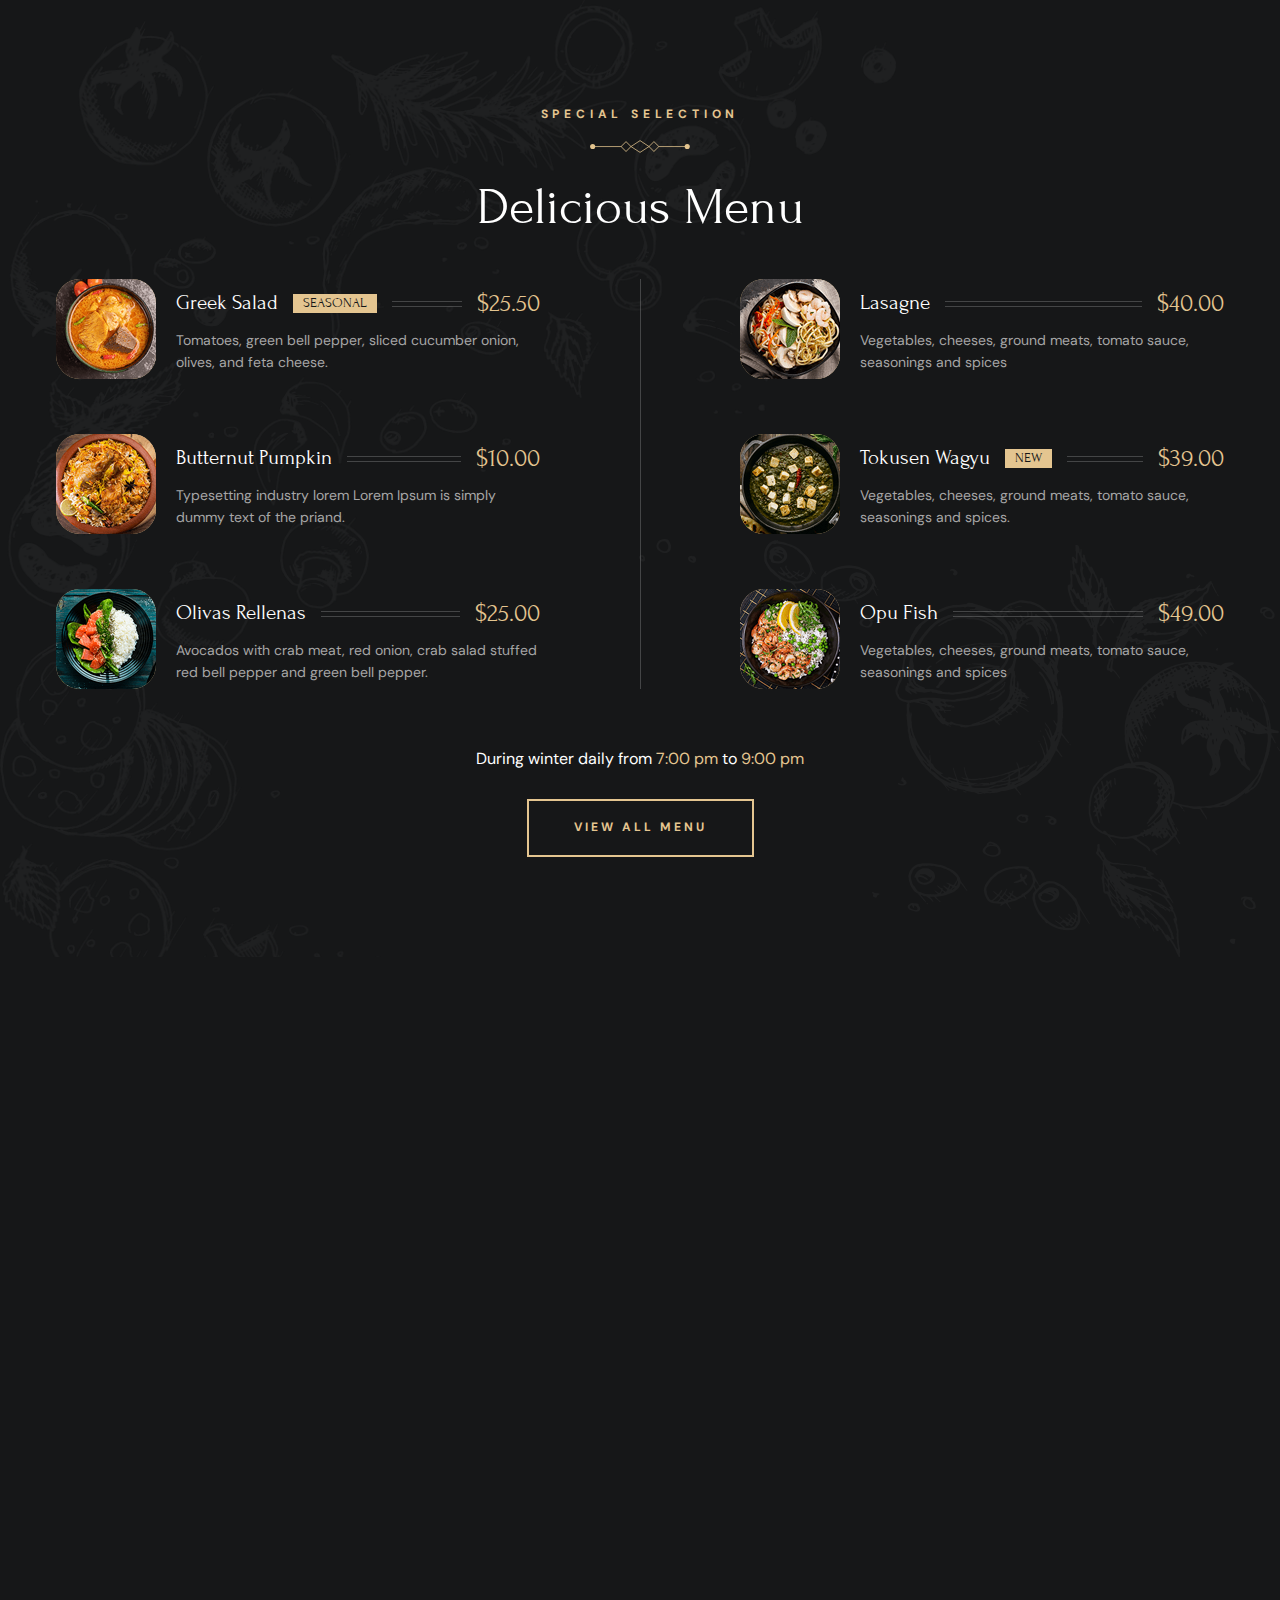
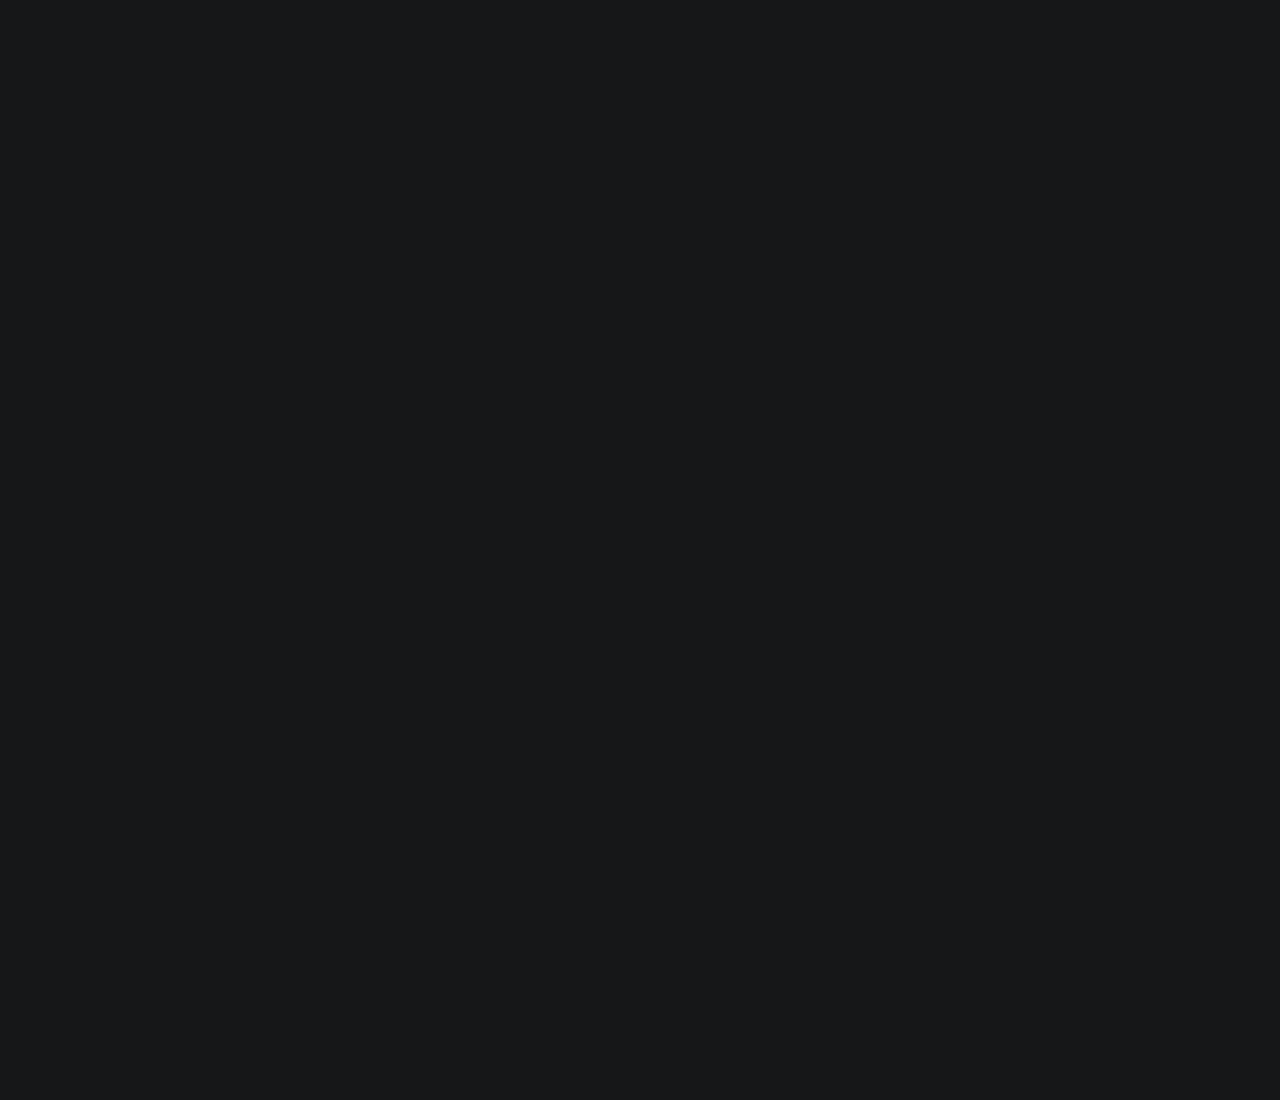
<file: team.html>
<!DOCTYPE html>
<html lang="en">

<head>
  <meta charset="UTF-8">
  <meta http-equiv="X-UA-Compatible" content="IE=edge">
  <meta name="viewport" content="width=device-width, initial-scale=1.0">

  <!-- 
    - primary meta tags
  -->
  <title>Grilli - Amazing & Delicious Food</title>
  <meta name="title" content="Grilli - Amazing & Delicious Food">
  <meta name="description" content="This is a Restaurant html template made by codewithsadee">

  <!-- 
    - favicon
  -->
  <link rel="shortcut icon" href="./favicon.svg" type="image/svg+xml">

  <!-- 
    - google font link
  -->
  <link rel="preconnect" href="https://fonts.googleapis.com">
  <link rel="preconnect" href="https://fonts.gstatic.com" crossorigin>
  <link href="https://fonts.googleapis.com/css2?family=DM+Sans:wght@400;700&family=Forum&display=swap" rel="stylesheet">

  <!-- 
    - custom css link
  -->
  <link rel="stylesheet" href="./assets/css/style.css">

  <!-- 
    - preload images
  -->
  <link rel="preload" as="image" href="./assets/images/hero-slider-1.jpg">
  <link rel="preload" as="image" href="./assets/images/hero-slider-2.jpg">
  <link rel="preload" as="image" href="./assets/images/hero-slider-3.jpg">

</head>

<body>
<!-- 
        - #MENU
      -->

      <section class="section menu" aria-label="menu-label" id="menu">
        <div class="container">

          <p class="section-subtitle text-center label-2">Special Selection</p>

          <h2 class="headline-1 section-title text-center">Delicious Menu</h2>

          <ul class="grid-list">

            <li>
              <div class="menu-card hover:card">

                <figure class="card-banner img-holder" style="--width: 100; --height: 100;">
                  <img src="./assets/images/menu-1.png" width="100" height="100" loading="lazy" alt="Greek Salad"
                    class="img-cover">
                </figure>

                <div>

                  <div class="title-wrapper">
                    <h3 class="title-3">
                      <a href="#" class="card-title">Greek Salad</a>
                    </h3>

                    <span class="badge label-1">Seasonal</span>

                    <span class="span title-2">$25.50</span>
                  </div>

                  <p class="card-text label-1">
                    Tomatoes, green bell pepper, sliced cucumber onion, olives, and feta cheese.
                  </p>

                </div>

              </div>
            </li>

            <li>
              <div class="menu-card hover:card">

                <figure class="card-banner img-holder" style="--width: 100; --height: 100;">
                  <img src="./assets/images/menu-2.png" width="100" height="100" loading="lazy" alt="Lasagne"
                    class="img-cover">
                </figure>

                <div>

                  <div class="title-wrapper">
                    <h3 class="title-3">
                      <a href="#" class="card-title">Lasagne</a>
                    </h3>

                    <span class="span title-2">$40.00</span>
                  </div>

                  <p class="card-text label-1">
                    Vegetables, cheeses, ground meats, tomato sauce, seasonings and spices
                  </p>

                </div>

              </div>
            </li>

            <li>
              <div class="menu-card hover:card">

                <figure class="card-banner img-holder" style="--width: 100; --height: 100;">
                  <img src="./assets/images/menu-3.png" width="100" height="100" loading="lazy" alt="Butternut Pumpkin"
                    class="img-cover">
                </figure>

                <div>

                  <div class="title-wrapper">
                    <h3 class="title-3">
                      <a href="#" class="card-title">Butternut Pumpkin</a>
                    </h3>

                    <span class="span title-2">$10.00</span>
                  </div>

                  <p class="card-text label-1">
                    Typesetting industry lorem Lorem Ipsum is simply dummy text of the priand.
                  </p>

                </div>

              </div>
            </li>

            <li>
              <div class="menu-card hover:card">

                <figure class="card-banner img-holder" style="--width: 100; --height: 100;">
                  <img src="./assets/images/menu-4.png" width="100" height="100" loading="lazy" alt="Tokusen Wagyu"
                    class="img-cover">
                </figure>

                <div>

                  <div class="title-wrapper">
                    <h3 class="title-3">
                      <a href="#" class="card-title">Tokusen Wagyu</a>
                    </h3>

                    <span class="badge label-1">New</span>

                    <span class="span title-2">$39.00</span>
                  </div>

                  <p class="card-text label-1">
                    Vegetables, cheeses, ground meats, tomato sauce, seasonings and spices.
                  </p>

                </div>

              </div>
            </li>

            <li>
              <div class="menu-card hover:card">

                <figure class="card-banner img-holder" style="--width: 100; --height: 100;">
                  <img src="./assets/images/menu-5.png" width="100" height="100" loading="lazy" alt="Olivas Rellenas"
                    class="img-cover">
                </figure>

                <div>

                  <div class="title-wrapper">
                    <h3 class="title-3">
                      <a href="#" class="card-title">Olivas Rellenas</a>
                    </h3>

                    <span class="span title-2">$25.00</span>
                  </div>

                  <p class="card-text label-1">
                    Avocados with crab meat, red onion, crab salad stuffed red bell pepper and green bell pepper.
                  </p>

                </div>

              </div>
            </li>

            <li>
              <div class="menu-card hover:card">

                <figure class="card-banner img-holder" style="--width: 100; --height: 100;">
                  <img src="./assets/images/menu-6.png" width="100" height="100" loading="lazy" alt="Opu Fish"
                    class="img-cover">
                </figure>

                <div>

                  <div class="title-wrapper">
                    <h3 class="title-3">
                      <a href="#" class="card-title">Opu Fish</a>
                    </h3>

                    <span class="span title-2">$49.00</span>
                  </div>

                  <p class="card-text label-1">
                    Vegetables, cheeses, ground meats, tomato sauce, seasonings and spices
                  </p>

                </div>

              </div>
            </li>

          </ul>

          <p class="menu-text text-center">
            During winter daily from <span class="span">7:00 pm</span> to <span class="span">9:00 pm</span>
          </p>

          <a href="#" class="btn btn-primary">
            <span class="text text-1">View All Menu</span>

            <span class="text text-2" aria-hidden="true">View All Menu</span>
          </a>

          <img src="./assets/images/shape-5.png" width="921" height="1036" loading="lazy" alt="shape"
            class="shape shape-2 move-anim">
          <img src="./assets/images/shape-6.png" width="343" height="345" loading="lazy" alt="shape"
            class="shape shape-3 move-anim">

        </div>
      </section>

    </body>
    </html>
</file>
<file: assets/css/style.css>
/*-----------------------------------*\
  #index.css
\*-----------------------------------*/

/**
 * copyright 2022 codewithsadee
 */





/*-----------------------------------*\
  #CUSTOM PROPERTY
\*-----------------------------------*/

:root {

    /**
     * COLORS
     */
  
    --gold-crayola: hsl(38, 61%, 73%);
    --quick-silver: hsla(0, 0%, 65%, 1);
    --davys-grey: hsla(30, 3%, 34%, 1);
    --smoky-black-1: hsla(40, 12%, 5%, 1);
    --smoky-black-2: hsla(30, 8%, 5%, 1);
    --smoky-black-3: hsla(0, 3%, 7%, 1);
    --eerie-black-1: hsla(210, 4%, 9%, 1);
    --eerie-black-2: hsla(210, 4%, 11%, 1);
    --eerie-black-3: hsla(180, 2%, 8%, 1);
    --eerie-black-4: hsla(0, 0%, 13%, 1);
    --white: hsla(0, 0%, 100%, 1);
    --white-alpha-20: hsla(0, 0%, 100%, 0.2);
    --white-alpha-10: hsla(0, 0%, 100%, 0.1);
    --black: hsla(0, 0%, 0%, 1);
    --black-alpha-80: hsla(0, 0%, 0%, 0.8);
    --black-alpha-15: hsla(0, 0%, 0%, 0.15);
  
    /**
     * GRADIENT COLOR
     */
  
    --loading-text-gradient: linear-gradient(90deg, transparent 0% 16.66%, var(--smoky-black-3) 33.33% 50%,  transparent 66.66% 75%);
    --gradient-1: linear-gradient(to top,hsla(0, 0%, 0%, 0.9),hsla(0, 0%, 0%, 0.7),transparent);
  
    /**
     * TYPOGRAPHY
     */
  
    /* font-family */
    --fontFamily-forum: 'Forum', cursive;
    --fontFamily-dm_sans: 'DM Sans', sans-serif;
  
    /* font-size */
    --fontSize-display-1: calc(1.3rem + 6.7vw);
    --fontSize-headline-1: calc(2rem + 2.5vw);
    --fontSize-headline-2: calc(1.3rem + 2.4vw);
    --fontSize-title-1: calc(1.6rem + 1.2vw);
    --fontSize-title-2: 2.2rem;
    --fontSize-title-3: 2.1rem;
    --fontSize-title-4: calc(1.6rem + 1.2vw);
    --fontSize-body-1: 2.4rem;
    --fontSize-body-2: 1.6rem;
    --fontSize-body-3: 1.8rem;
    --fontSize-body-4: 1.6rem;
    --fontSize-label-1: 1.4rem;
    --fontSize-label-2: 1.2rem;
  
    /* font-weight */
    --weight-regular: 400;
    --weight-bold: 700;
  
    /* line-height */
    --lineHeight-1: 1em;
    --lineHeight-2: 1.2em;
    --lineHeight-3: 1.5em;
    --lineHeight-4: 1.6em;
    --lineHeight-5: 1.85em;
    --lineHeight-6: 1.4em;
  
    /* letter-spacing */
    --letterSpacing-1: 0.15em;
    --letterSpacing-2: 0.4em;
    --letterSpacing-3: 0.2em;
    --letterSpacing-4: 0.3em;
    --letterSpacing-5: 3px;
  
    /**
     * SPACING
     */
  
    --section-space: 70px;
  
    /**
     * SHADOW
     */
  
    --shadow-1: 0px 0px 25px 0px hsla(0, 0%, 0%, 0.25);
  
    /**
     * BORDER RADIUS
     */
  
    --radius-24: 24px;
    --radius-circle: 50%;
  
    /**
     * TRANSITION
     */
  
    --transition-1: 250ms ease;
    --transition-2: 500ms ease;
    --transition-3: 1000ms ease;
  
  }
  
  
  
  
  
  /*-----------------------------------*\
    #RESET
  \*-----------------------------------*/
  
  *,
  *::before,
  *::after {
    margin: 0;
    padding: 0;
    box-sizing: border-box;
  }
  
  li { list-style: none; }
  
  a,
  img,
  data,
  span,
  input,
  button,
  select,
  ion-icon,
  textarea { display: block; }
  
  a {
    color: inherit;
    text-decoration: none;
  }
  
  img { height: auto; }
  
  input,
  button,
  select,
  textarea {
    background: none;
    border: none;
    font: inherit;
  }
  
  input,
  select,
  textarea {
    width: 100%;
    outline: none;
  }
  
  button { cursor: pointer; }
  
  address { font-style: normal; }
  
  html {
    font-size: 10px;
    scroll-behavior: smooth;
  }
  
  body {
    background-color: var(--eerie-black-1);
    color: var(--white);
    font-family: var(--fontFamily-dm_sans);
    font-size: var(--fontSize-body-4);
    font-weight: var(--weight-regular);
    line-height: var(--lineHeight-5);
    overflow: hidden;
    height: 300vh;
  }
  
  body.loaded { overflow: overlay; }
  
  body.nav-active { overflow: hidden; }
  
  ::-webkit-scrollbar { width: 5px; }
  
  ::-webkit-scrollbar-track { background-color: transparent; }
  
  ::-webkit-scrollbar-thumb { background-color: var(--gold-crayola); }
  
  
  
  
  
  /*-----------------------------------*\
    #TYPOGRAPHY
  \*-----------------------------------*/
  
  .display-1,
  .headline-1,
  .headline-2,
  .title-1,
  .title-2,
  .title-3,
  .title-4 {
    color: var(--white);
    font-family: var(--fontFamily-forum);
    font-weight: var(--weight-regular);
    line-height: var(--lineHeight-2);
  }
  
  .display-1 {
    font-size: var(--fontSize-display-1);
    line-height: var(--lineHeight-1);
  }
  
  .headline-1 { font-size: var(--fontSize-headline-1); }
  
  .headline-2 {
    font-size: var(--fontSize-headline-2);
    line-height: var(--lineHeight-6);
  }
  
  .title-1 { font-size: var(--fontSize-title-1); }
  
  .title-2 { font-size: var(--fontSize-title-2); }
  
  .title-3 { font-size: var(--fontSize-title-3); }
  
  .title-4 { font-size: var(--fontSize-title-4); }
  
  .body-1 {
    font-size: var(--fontSize-body-1);
    line-height: var(--lineHeight-6);
  }
  
  .body-2 {
    font-size: var(--fontSize-body-2);
    line-height: var(--lineHeight-4);
  }
  
  .body-3 { font-size: var(--fontSize-body-3); }
  
  .body-4 { font-size: var(--fontSize-body-4); }
  
  .label-1 { font-size: var(--fontSize-label-1); }
  
  .label-2 { font-size: var(--fontSize-label-2); }
  
  
  
  
  
  /*-----------------------------------*\
    #REUSED STYLE
  \*-----------------------------------*/
  
  .container { padding-inline: 16px; }
  
  .separator {
    width: 8px;
    height: 8px;
    border: 1px solid var(--gold-crayola);
    transform: rotate(45deg);
  }
  
  .contact-label { font-weight: var(--weight-bold); }
  
  .contact-number {
    color: var(--gold-crayola);
    max-width: max-content;
    margin-inline: auto;
  }
  
  .hover-underline {
    position: relative;
    max-width: max-content;
  }
  
  .hover-underline::after {
    content: "";
    position: absolute;
    left: 0;
    bottom: 0;
    width: 100%;
    height: 5px;
    border-block: 1px solid var(--gold-crayola);
    transform: scaleX(0.2);
    opacity: 0;
    transition: var(--transition-2);
  }
  
  .hover-underline:is(:hover, :focus-visible)::after {
    transform: scaleX(1);
    opacity: 1;
  }
  
  .contact-number::after { bottom: -5px; }
  
  .text-center { text-align: center; }
  
  .img-cover {
    width: 100%;
    height: 100%;
    object-fit: cover;
  }
  
  .section-subtitle {
    position: relative;
    color: var(--gold-crayola);
    font-weight: var(--weight-bold);
    text-transform: uppercase;
    letter-spacing: var(--letterSpacing-2);
    margin-block-end: 12px;
  }
  
  .section-subtitle::after {
    content: url('../images/separator.svg');
    display: block;
    width: 100px;
    margin-inline: auto;
    margin-block-start: 5px;
  }
  
  .btn {
    position: relative;
    color: var(--gold-crayola);
    font-size: var(--fontSize-label-2);
    font-weight: var(--weight-bold);
    text-transform: uppercase;
    letter-spacing: var(--letterSpacing-5);
    max-width: max-content;
    border: 2px solid var(--gold-crayola);
    padding: 12px 45px;
    overflow: hidden;
    z-index: 1;
  }
  
  .btn::before {
    content: "";
    position: absolute;
    bottom: 100%;
    left: 50%;
    transform: translateX(-50%);
    width: 200%;
    height: 200%;
    border-radius: var(--radius-circle);
    background-color: var(--gold-crayola);
    transition: var(--transition-2);
    z-index: -1;
  }
  
  .btn .text { transition: var(--transition-1); }
  
  .btn .text-2 {
    position: absolute;
    top: 100%;
    left: 50%;
    transform: translateX(-50%);
    min-width: max-content;
    color: var(--smoky-black-1);
  }
  
  .btn:is(:hover, :focus-visible)::before { bottom: -50%; }
  
  .btn:is(:hover, :focus-visible) .text-1 { transform: translateY(-40px); }
  
  .btn:is(:hover, :focus-visible) .text-2 {
    top: 50%;
    transform: translate(-50%, -50%);
  }
  
  .btn-secondary {
    background-color: var(--gold-crayola);
    color: var(--black);
  }
  
  .btn-secondary::before { background-color: var(--smoky-black-1); }
  
  .btn-secondary .text-2 { color: var(--white); }
  
  .has-before,
  .has-after {
    position: relative;
    z-index: 1;
  }
  
  .has-before::before,
  .has-after::after {
    content: "";
    position: absolute;
  }
  
  .section {
    position: relative;
    padding-block: var(--section-space);
    overflow: hidden;
    z-index: 1;
  }
  
  .bg-black-10 { background-color: var(--smoky-black-2); }
  
  .grid-list {
    display: grid;
    gap: 40px;
  }
  
  .hover\:shine { position: relative; }
  
  .hover\:shine::after {
    content: "";
    position: absolute;
    top: 0;
    left: 0;
    width: 50%;
    height: 100%;
    background-image: linear-gradient(to right, transparent 0%, #fff6 100%);
    transform: skewX(-0.08turn) translateX(-180%);
  }
  
  .hover\:shine:is(:hover, :focus-within)::after {
    transform: skewX(-0.08turn) translateX(275%);
    transition: var(--transition-3);
  }
  
  .img-holder {
    aspect-ratio: var(--width) / var(--height);
    overflow: hidden;
    background-color: var(--eerie-black-4);
  }
  
  .btn-text {
    color: var(--gold-crayola);
    padding-block-end: 4px;
    margin-inline: auto;
    text-transform: uppercase;
    letter-spacing: var(--letterSpacing-3);
    font-weight: var(--weight-bold);
    transition: var(--transition-1);
  }
  
  .btn-text:is(:hover, :focus-visible) { color: var(--white); }
  
  .shape {
    display: none;
    position: absolute;
    max-width: max-content;
    z-index: -1;
  }
  
  .w-100 { width: 100%; }
  
  .move-anim { animation: move 5s linear infinite; }
  
  @keyframes move {
    0%,
    100% { transform: translateY(0); }
  
    50% { transform: translateY(30px); }
  }
  
  .has-bg-image {
    background-repeat: no-repeat;
    background-size: cover;
    background-position: center;
  }
  
  .input-field {
    background-color: var(--eerie-black-2);
    color: var(--white);
    height: 56px;
    padding: 10px 20px;
    border: 1px solid var(--white-alpha-10);
    margin-block-end: 20px;
    outline: none;
    transition: border-color var(--transition-2);
  }
  
  .input-field::placeholder { color: inherit; }
  
  .input-field:focus { border-color: var(--gold-crayola); }
  
  .icon-wrapper {
    position: relative;
    margin-block-end: 20px;
  }
  
  .icon-wrapper .input-field {
    margin-block-end: 0;
    padding-inline-start: 40px;
    appearance: none;
    cursor: pointer;
  }
  
  .icon-wrapper ion-icon {
    position: absolute;
    top: 50%;
    transform: translateY(-50%);
    font-size: 1.4rem;
    --ionicon-stroke-width: 50px;
    pointer-events: none;
  }
  
  .icon-wrapper ion-icon:first-child { left: 15px; }
  
  .icon-wrapper ion-icon:last-child { right: 10px; }
  
  
  
  
  
  /*-----------------------------------*\
    #PRELOAD
  \*-----------------------------------*/
  
  .preload {
    position: fixed;
    top: 0;
    left: 0;
    right: 0;
    bottom: 0;
    background-color: var(--gold-crayola);
    z-index: 10;
    display: grid;
    place-content: center;
    justify-items: center;
    transition: 3700ms;
  }
  
  .preload > * { transition: 200000ms; }
  
  .preload.loaded > * { opacity: 0; }
  
  .preload.loaded {
    transition-delay: 250ms;
    transform: translateY(100%);
  }
  
  .circle {
    width: 112px;
    height: 112px;
    border-radius: var(--radius-circle);
    border: 3px solid var(--white);
    border-block-start-color: var(--smoky-black-3);
    margin-block-end: 45px;
    animation: rotate360 1s linear infinite;
  }
  
  @keyframes rotate360 {
    0% { transform: rotate(0); }
    100% { transform: rotate(1turn); }
  }
  
  .preload .text {
    background-image: var(--loading-text-gradient);
    background-size: 500%;
    font-size: calc(2rem + 3vw);
    font-weight: var(--weight-bold);
    line-height: 1em;
    text-transform: uppercase;
    letter-spacing: 16px;
    padding-inline-start: 16px;
    -webkit-text-fill-color: transparent;
    background-clip: text;
    -webkit-background-clip: text;
    -webkit-text-stroke: 0.5px var(--eerie-black-3);
    animation: loadingText linear 2s infinite;
  }
  
  @keyframes loadingText {
    0% { background-position: 100%; }
    100% { background-position: 0%; }
  }
  
  
  
  
  
  /*-----------------------------------*\
    #TOPBAR
  \*-----------------------------------*/
  
  .topbar { display: none; }
  
  
  
  
  
  /*-----------------------------------*\
    #HEADER
  \*-----------------------------------*/
  
  .header .btn { display: none; }
  
  .header {
    position: fixed;
    top: 0;
    left: 0;
    width: 100%;
    background-color: transparent;
    padding-block: 40px;
    z-index: 4;
    border-block-end: 1px solid transparent;
    transition: var(--transition-1);
  }
  
  .header.active {
    padding-block: 20px;
    background-color: var(--eerie-black-4);
    border-color: var(--black-alpha-15);
  }
  
  .header.hide {
    transform: translateY(-100%);
    transition-delay: 250ms;
  }
  
  .header .container {
    padding-inline: 20px;
    display: flex;
    justify-content: space-between;
    align-items: center;
    gap: 8px;
  }
  
  .nav-open-btn {
    padding: 12px;
    padding-inline-end: 0;
  }
  
  .nav-open-btn .line {
    width: 30px;
    height: 2px;
    background-color: var(--white);
    margin-block: 4px;
    transform-origin: left;
    animation: menuBtn 400ms ease-in-out alternate infinite;
  }
  
  @keyframes menuBtn {
    0% { transform: scaleX(1); }
    100% { transform: scaleX(0.5); }
  }
  
  .nav-open-btn .line-2 { animation-delay: 150ms; }
  
  .nav-open-btn .line-3 { animation-delay: 300ms; }
  
  .navbar {
    position: fixed;
    background-color: var(--smoky-black-1);
    top: 0;
    left: -360px;
    bottom: 0;
    max-width: 360px;
    width: 100%;
    padding-inline: 30px;
    padding-block-end: 50px;
    overflow-y: auto;
    visibility: hidden;
    z-index: 2;
    transition: var(--transition-2);
  }
  
  .navbar.active {
    visibility: visible;
    transform: translateX(360px);
  }
  
  .navbar .close-btn {
    color: var(--white);
    border: 1px solid currentColor;
    padding: 4px;
    border-radius: var(--radius-circle);
    margin-inline-start: auto;
    margin-block: 30px 20px;
  }
  
  .navbar .close-btn ion-icon { --ionicon-stroke-width: 40px; }
  
  .navbar .close-btn:is(:hover, :focus-visible) { color: var(--gold-crayola); }
  
  .navbar .logo {
    max-width: max-content;
    margin-inline: auto;
    margin-block-end: 60px;
  }
  
  .navbar-list {
    border-block-end: 1px solid var(--white-alpha-20);
    margin-block-end: 100px;
  }
  
  .navbar-item { border-block-start: 1px solid var(--white-alpha-20); }
  
  .navbar-link {
    position: relative;
    font-size: var(--fontSize-label-2);
    text-transform: uppercase;
    padding-block: 10px;
    max-width: unset;
  }
  
  .navbar-link::after { display: none; }
  
  .navbar-link .span { transition: var(--transition-1); }
  
  .navbar-link:is(:hover, :focus-visible, .active) .span {
    color: var(--gold-crayola);
    transform: translateX(20px);
  }
  
  .navbar-link .separator {
    position: absolute;
    top: 50%;
    left: 0;
    transform: translateY(-50%) rotate(45deg);
    opacity: 0;
    transition: var(--transition-1);
  }
  
  .navbar-link:is(:hover, :focus-visible, .active) .separator { opacity: 1; }
  
  .navbar-title { margin-block-end: 15px; }
  
  .navbar-text { margin-block: 10px; }
  
  .navbar .body-4 { color: var(--quick-silver); }
  
  .sidebar-link { transition: var(--transition-1); }
  
  .sidebar-link:is(:hover, :focus-visible) { color: var(--gold-crayola); }
  
  .navbar .text-center .separator {
    margin-block: 30px;
    margin-inline: auto;
  }
  
  .navbar .contact-label { margin-block-end: 10px; }
  
  .navbar::-webkit-scrollbar-thumb { background-color: var(--white-alpha-10); }
  
  .overlay {
    position: fixed;
    top: 0;
    left: 0;
    bottom: 0;
    right: 0;
    background-color: var(--black-alpha-80);
    opacity: 0;
    pointer-events: none;
    transition: var(--transition-2);
    z-index: 1;
  }
  
  .overlay.active {
    opacity: 1;
    pointer-events: all;
  }
  
  
  
  
  
  /*-----------------------------------*\
    #HERO
  \*-----------------------------------*/
  
  .hero .slider-btn { display: none; }
  
  .hero {
    position: relative;
    padding-block: 120px;
    min-height: 100vh;
    overflow: hidden;
    z-index: 1;
  }
  
  .hero .slider-item {
    position: absolute;
    top: 50%;
    left: 50%;
    transform: translate(-50%, -50%);
    width: 100%;
    height: 100%;
    display: grid;
    place-content: center;
    padding-block-start: 100px;
    opacity: 0;
    visibility: hidden;
    transition: var(--transition-3);
    z-index: 1;
  }
  
  .hero .slider-item.active {
    opacity: 1;
    visibility: visible;
  }
  
  .hero .slider-bg {
    position: absolute;
    top: 0;
    left: 0;
    width: 100%;
    height: 100%;
    transform: scale(1.15);
    pointer-events: none;
    user-select: none;
    z-index: -1;
  }
  
  .hero .slider-item.active .slider-bg {
    animation: smoothScale 7s linear forwards;
  }
  
  @keyframes smoothScale {
    0% { transform: scale(1); }
    100% { transform: scale(1.15); }
  }
  
  .hero .section-subtitle::after { margin-block: 14px 20px; }
  
  .hero-text { margin-block: 10px 40px; }
  
  .hero .btn { margin-inline: auto; }
  
  .hero-btn {
    position: absolute;
    bottom: 15px;
    right: 15px;
    z-index: 2;
    background-color: var(--gold-crayola);
    width: 110px;
    height: 110px;
    padding: 12px;
    transform: scale(0.6);
  }
  
  .hero-btn img {
    margin-inline: auto;
    margin-block-end: 6px;
  }
  
  .hero-btn .span {
    color: var(--black);
    font-weight: var(--weight-bold);
    text-transform: uppercase;
    letter-spacing: var(--letterSpacing-1);
    line-height: var(--lineHeight-3);
  }
  
  .hero-btn::after {
    inset: 0;
    border: 1px solid var(--gold-crayola);
    animation: rotate360 15s linear infinite;
  }
  
  .slider-reveal {
    transform: translateY(30px);
    opacity: 0;
  }
  
  .hero .slider-item.active .slider-reveal {
    animation: sliderReveal 1s ease forwards;
  }
  
  @keyframes sliderReveal {
    0% {
      transform: translateY(30px);
      opacity: 0;
    }
  
    100% {
      transform: translateY(0);
      opacity: 1;
    }
  }
  
  .hero .slider-item.active .section-subtitle { animation-delay: 500ms; }
  
  .hero .slider-item.active .hero-title { animation-delay: 1000ms; }
  
  .hero .slider-item.active .hero-text { animation-delay: 1.5s; }
  
  .hero .slider-item.active .btn { animation-delay: 2s; }
  
  
  
  
  
  /*-----------------------------------*\
    #SERVICE
  \*-----------------------------------*/
  
  .service .section-title { margin-block-end: 16px; }
  
  .service .section-text { margin-block-end: 40px; }
  
  .service-card { overflow: hidden; }
  
  .service-card .has-before {
    padding-block: 30px;
    margin-block-end: 26px;
    z-index: 1;
  }
  
  .service-card .has-before::before {
    top: 0;
    left: 50%;
    transform: translateX(-50%);
    width: 140px;
    height: 100%;
    background-image: url('../images/img-pattern.svg');
    background-position: center;
    background-size: cover;
    background-repeat: repeat;
    transition: var(--transition-2);
    transition-delay: 0;
    z-index: -1;
    will-change: transform;
  }
  
  .service-card:is(:hover, :focus-within) .has-before::before {
    transform: rotateY(0.5turn) translateX(50%);
    transition-delay: 300ms;
  }
  
  .service-card .card-banner { transition: var(--transition-2); }
  
  .service-card:is(:hover, :focus-within) .card-banner { transform: scale(1.05); }
  
  .service .card-title { margin-block-end: 12px; }
  
  
  
  
  
  /*-----------------------------------*\
    #ABOUT
  \*-----------------------------------*/
  
  .about .section-text { margin-block: 15px 30px; }
  
  .about .btn {
    margin-inline: auto;
    margin-block-start: 26px;
  }
  
  .about .container {
    display: grid;
    gap: 120px;
  }
  
  .about-banner {
    position: relative;
    margin-block-end: 120px;
  }
  
  .about-banner > .w-100 { padding-inline-start: 50px; }
  
  .about .abs-img { position: absolute; }
  
  .about .abs-img::before { z-index: -1; }
  
  .about .abs-img-1 {
    bottom: -120px;
    left: 0;
    width: 150px;
    padding-block: 50px;
  }
  
  .about .abs-img-2 {
    top: -65px;
    right: 0;
    overflow: hidden;
  }
  
  .about .abs-img-1::before {
    top: 0;
    bottom: 0;
    left: 50%;
    transform: translateX(-50%);
    width: 140px;
    background-image: url('../images/img-pattern.svg');
    background-repeat: repeat;
  }
  
  .about .abs-img-2::before {
    inset: 0;
    background-image: url('');
    background-repeat: no-repeat;
    background-size: contain;
    animation: rotate360 15s linear infinite;
  }
  
  
  
  
  
  /*-----------------------------------*\
    #SPECIAL DISH
  \*-----------------------------------*/
  
  .special-dish-content { padding-block: 70px; }
  
  .special-dish .abs-img {
    margin-inline: auto;
    margin-block-end: 12px;
  }
  
  .special-dish .section-text { margin-block: 16px 40px; }
  
  .special-dish-content .wrapper {
    display: flex;
    justify-content: center;
    align-items: center;
    gap: 20px;
    margin-block-end: 40px;
  }
  
  .special-dish-content .del {
    text-decoration: none;
    color: var(--davys-grey);
  }
  
  .special-dish-content .span { color: var(--gold-crayola); }
  
  .special-dish .btn { margin-inline: auto; }
  
  
  
  
  
  /*-----------------------------------*\
    #MENU
  \*-----------------------------------*/
  
  .menu .section-title { margin-block-end: 40px; }
  
  .menu .grid-list { margin-block-end: 50px; }
  
  .menu-card {
    display: flex;
    align-items: flex-start;
    gap: 20px;
  }
  
  .hover\:card .card-banner { background-color: var(--gold-crayola); }
  
  .hover\:card .card-banner .img-cover { transition: var(--transition-2); }
  
  .hover\:card:is(:hover, :focus-within) .card-banner .img-cover {
    opacity: 0.7;
    transform: scale(1.05);
  }
  
  .menu-card .card-banner {
    flex-shrink: 0;
    border-radius: var(--radius-24);
  }
  
  .menu-card .card-title { transition: var(--transition-1); }
  
  .menu-card .card-title:is(:hover, :focus-visible) { color: var(--gold-crayola); }
  
  .menu-card .badge {
    background-color: var(--gold-crayola);
    color: var(--eerie-black-1);
    font-family: var(--fontFamily-forum);
    max-width: max-content;
    line-height: var(--lineHeight-6);
    text-transform: uppercase;
    padding-inline: 10px;
    margin-block-start: 10px;
  }
  
  .menu-card .span {
    color: var(--gold-crayola);
    margin-block: 10px;
  }
  
  .menu-card .card-text {
    color: var(--quick-silver);
    line-height: var(--lineHeight-4);
  }
  
  .menu-text .span {
    display: inline-block;
    color: var(--gold-crayola);
  }
  
  .menu .btn {
    margin-inline: auto;
    margin-block-start: 26px;
  }
  
  .menu .shape {
    display: block;
    width: 70%;
  }
  
  .menu .shape-2 {
    top: 0;
    left: 0;
  }
  
  .menu .shape-3 {
    bottom: 0;
    right: 0;
  }
  
  
  
  
  
  /*-----------------------------------*\
    #TESTIMONIALS
  \*-----------------------------------*/
  
  .testi {
    padding-block-end: 340px;
    position: static;
  }
  
  .testi .quote {
    font-size: 7rem;
    font-family: var(--fontFamily-forum);
    line-height: 0.7em;
  }
  
  .testi .wrapper {
    display: flex;
    justify-content: center;
    gap: 2px;
    margin-block: 40px 50px;
  }
  
  .testi .separator { animation: rotate360 15s linear infinite; }
  
  .profile .img {
    margin-inline: auto;
    border-radius: var(--radius-circle);
    margin-block-end: 15px;
  }
  
  .testi .profile-name {
    color: var(--gold-crayola);
    font-weight: var(--weight-bold);
    text-transform: uppercase;
    letter-spacing: var(--letterSpacing-3);
  }
  
  
  
  
  
  /*-----------------------------------*\
    #RESERVATION
  \*-----------------------------------*/
  
  .reservation-form { margin-block-start: -270px; }
  
  .form-text { margin-block-end: 40px; }
  
  .form-text .link {
    display: inline;
    color: var(--gold-crayola);
  }
  
  .form-right .headline-1 { margin-block-end: 40px; }
  
  .form-right .contact-label { margin-block-end: 5px; }
  
  .form-right .separator { margin: 20px auto; }
  
  .form-right .body-4 {
    color: var(--quick-silver);
    line-height: var(--lineHeight-3);
  }
  
  .form-right .body-4:not(:last-child) { margin-block-end: 25px; }
  
  .form-left,
  .form-right { padding: 40px 20px 30px; }
  
  .input-field[type="date"] {
    text-transform: uppercase;
    padding-inline-end: 10px;
  }
  
  .input-field[type="date"]::-webkit-calendar-picker-indicator { opacity: 0; }
  
  textarea.input-field {
    resize: none;
    height: 140px;
    padding-block: 20px;
    line-height: var(--lineHeight-1);
  }
  
  .form-left .btn {
    max-width: 100%;
    width: 100%;
  }
  
  .form-right {
    background-repeat: repeat;
    background-position: top left;
  }
  
  
  
  
  
  /*-----------------------------------*\
    #FEATURES
  \*-----------------------------------*/
  
  .features .section-title { margin-block-end: 40px; }
  
  .feature-card { padding: 30px 20px 40px; }
  
  .feature-item:nth-child(2n+1) .feature-card { background-color: var(--eerie-black-3); }
  
  .feature-item:nth-child(2n) .feature-card { background-color: var(--smoky-black-3); }
  
  .feature-card .card-icon {
    max-width: max-content;
    margin-inline: auto;
    transition: var(--transition-2);
  }
  
  .feature-card:hover .card-icon { transform: scale(-1) rotate(180deg); }
  
  .feature-card .card-title { margin-block: 20px; }
  
  .feature-card .card-text {
    color: var(--quick-silver);
    line-height: var(--lineHeight-6);
  }
  
  
  
  
  
  /*-----------------------------------*\
    #EVENT
  \*-----------------------------------*/
  
  .event .section-title { margin-block-end: 40px; }
  
  .event-card {
    position: relative;
    overflow: hidden;
  }
  
  .event-card .card-content {
    background-image: var(--gradient-1);
    position: absolute;
    bottom: 0;
    width: 100%;
    padding: 35px 35px 25px;
  }
  
  .event-card .publish-date {
    position: absolute;
    top: 30px;
    left: 25px;
    padding: 5px 10px;
    color: var(--gold-crayola);
    background-color: var(--black);
    font-weight: var(--weight-bold);
    letter-spacing: var(--letterSpacing-1);
    line-height: 14px;
  }
  
  .event-card .card-subtitle {
    color: var(--gold-crayola);
    text-transform: uppercase;
    font-weight: var(--weight-bold);
    letter-spacing: var(--letterSpacing-2);
    margin-block-end: 5px;
  }
  
  .event-card .card-banner .img-cover { transition: var(--transition-2); }
  
  .event-card:is(:hover, :focus-within) .img-cover { transform: scale(1.05); }
  
  .event .btn {
    margin-inline: auto;
    margin-block-start: 40px;
  }
  
  
  
  
  
  /*-----------------------------------*\
    #FOOTER
  \*-----------------------------------*/
  
  .footer-top { margin-block-end: 70px; }
  
  .footer-brand {
    position: relative;
    padding: 50px 40px;
    background: var(--smoky-black-1) url("../images/footer-form-bg.png");
    background-position: center top;
    background-repeat: repeat;
  }
  
  .footer-brand::before,
  .footer-brand::after {
    top: 0;
    width: 15px;
    height: 100%;
    background-image: url("../images/footer-form-pattern.svg");
  }
  
  .footer-brand::before { left: 0; }
  
  .footer-brand::after { right: 0; }
  
  .footer-brand .logo {
    max-width: max-content;
    margin-inline: auto;
    margin-block-end: 40px;
  }
  
  .footer-brand :is(.body-4, .label-1) {
    color: var(--quick-silver);
    line-height: var(--lineHeight-3);
  }
  
  .footer-brand .contact-link {
    margin-block: 6px;
    transition: var(--transition-1);
  }
  
  .footer-brand .contact-link:is(:hover, :focus-visible) { color: var(--gold-crayola); }
  
  .footer-brand .wrapper {
    display: flex;
    justify-content: center;
    gap: 2px;
    margin-block: 40px 25px;
  }
  
  .footer-brand .separator { animation: rotate360 15s linear infinite; }
  
  .footer-brand .label-1 { margin-block-end: 30px; }
  
  .footer-brand .label-1 .span {
    display: inline;
    color: var(--white);
  }
  
  .footer-brand .icon-wrapper .input-field { cursor: text; }
  
  .footer-brand .btn { min-width: 100%; }
  
  .footer-list {
    display: grid;
    gap: 20px;
  }
  
  .footer-link {
    color: var(--quick-silver);
    font-weight: var(--weight-bold);
    text-transform: uppercase;
    letter-spacing: var(--letterSpacing-4);
    margin-inline: auto;
    transition: var(--transition-1);
  }
  
  .footer-link:is(:hover, :focus-visible) { color: var(--gold-crayola); }
  
  .copyright {
    color: var(--quick-silver);
    line-height: var(--lineHeight-3);
  }
  
  .copyright .link {
    display: inline;
    color: var(--gold-crayola);
    text-decoration: underline;
  }
  
  
  
  
  
  /*-----------------------------------*\
    #BACK TO TOP
  \*-----------------------------------*/
  
  .back-top-btn {
    position: fixed;
    bottom: 20px;
    right: 20px;
    background-color: var(--gold-crayola);
    color: var(--smoky-black-1);
    font-size: 22px;
    width: 50px;
    height: 50px;
    border-radius: var(--radius-circle);
    display: grid;
    place-items: center;
    box-shadow: var(--shadow-1);
    transition: var(--transition-1);
    opacity: 0;
    visibility: hidden;
    z-index: 4;
  }
  
  .back-top-btn:is(:hover, :focus-visible) {
    background-color: var(--white);
    color: var(--gold-crayola);
  }
  
  .back-top-btn.active {
    opacity: 1;
    visibility: visible;
  }
  
  
  
  
  
  /*-----------------------------------*\
    #MEDIA QUERIES
  \*-----------------------------------*/
  
  /**
   * responsive for larger than 575px screen
   */
  
  @media (min-width: 575px) {
  
    /**
     * CUSTOM PROPERTY
     */
  
    :root {
  
      /**
       * typography
       */
  
      --fontSize-body-2: 2rem;
  
    }
  
  
  
    /**
     * REUSED STYLE
     */
  
    :is(.service, .about) .section-text {
      max-width: 420px;
      margin-inline: auto;
    }
  
    .contact-number { --fontSize-body-1: 3rem; }
  
  
  
    /**
     * TOPBAR
     */
  
    .topbar {
      display: block;
      position: fixed;
      top: 0;
      left: 0;
      width: 100%;
      padding-block: 10px;
      border-block-end: 1px solid var(--white-alpha-20);
      z-index: 4;
      transition: var(--transition-1);
    }
  
    .topbar:has(~ .header.active) { transform: translateY(-100%); }
  
    .topbar-item:not(.link),
    .topbar .separator { display: none; }
  
    .topbar .container,
    .topbar-item {
      display: flex;
      align-items: center;
    }
  
    .topbar .container {
      justify-content: center;
      gap: 30px;
    }
  
    .topbar-item { gap: 6px; }
  
    .topbar-item ion-icon { --ionicon-stroke-width: 60px; }
  
    .topbar-item .span { font-size: var(--fontSize-label-1); }
  
    .topbar .link { transition: var(--transition-1); }
  
    .topbar .link:is(:hover, :focus-visible) { color: var(--gold-crayola); }
  
  
  
    /**
     * HEADER
     */
  
    .header { top: 51px; }
  
    .header.active { top: 0; }
  
    .header .btn {
      display: block;
      margin-inline-start: auto;
    }
  
  
  
    /**
     * HERO
     */
  
    .hero-btn { transform: scale(0.7); }
  
  
  
    /**
     * SERVICE
     */
  
    .service .container {
      max-width: 420px;
      margin-inline: auto;
    }
  
  
  
    /**
     * ABOUT
     */
  
    .about .container { gap: 80px; }
  
    .about-banner > .w-100 { padding-inline-start: 90px; }
  
    .about .abs-img-1 { width: 285px; }
  
    .about .contact-number { --fontSize-body-1: 2.4rem; }
  
  
  
    /**
     * MENU
     */
  
    .menu-card .title-wrapper {
      display: flex;
      justify-content: flex-start;
      align-items: center;
      gap: 15px;
    }
  
    .menu-card .badge { margin-block-start: 0; }
  
    .menu-card .span {
      flex-grow: 1;
      display: flex;
      align-items: center;
      gap: 15px;
      position: relative;
    }
  
    .menu-card .span::before {
      content: "";
      height: 6px;
      flex-grow: 1;
      border-block: 1px solid var(--white-alpha-20);
    }
  
  
  
    /**
     * EVENT
     */
  
    .event .container {
      max-width: 420px;
      margin-inline: auto;
    }
  
  
  
    /**
     * FOOTER
     */
  
    .footer-brand > * {
      max-width: 460px;
      margin-inline: auto;
    }
  
    .footer .input-wrapper { position: relative; }
  
    .footer .input-field {
      margin-block-end: 0;
      padding-inline-end: 205px;
    }
  
    .footer-brand .btn {
      position: absolute;
      top: 0;
      right: 0;
      bottom: 0;
      min-width: max-content;
    }
  
  }
  
  
  
  
  
  /**
   * responsive for larger than 768px screen
   */
  
  @media (min-width: 768px) {
  
    /**
     * REUSED STYLE
     */
  
    .grid-list { grid-template-columns: 1fr 1fr; }
  
    :is(.service, .event) .container { max-width: 820px; }
  
    :is(.service, .event) .grid-list li:last-child {
      grid-column: 1 / 3;
      width: calc(50% - 20px);
      margin-inline: auto;
    }
  
  
  
    /**
     * HEADER
     */
  
    .navbar-list { margin-inline: 30px; }
  
  
  
    /**
     * HERO
     */
  
    .hero .slider-btn {
      display: grid;
      position: absolute;
      z-index: 1;
      color: var(--gold-crayola);
      font-size: 2.4rem;
      border: 1px solid var(--gold-crayola);
      width: 45px;
      height: 45px;
      place-items: center;
      top: 50%;
      transform: translateY(-50%) rotate(45deg);
      transition: var(--transition-1);
    }
  
    .hero .slider-btn ion-icon { transform: rotate(-45deg); }
  
    .hero .slider-btn.prev { left: 30px; }
  
    .hero .slider-btn.next { right: 30px; }
  
    .hero .slider-btn:is(:hover, :focus-visible) {
      background-color: var(--gold-crayola);
      color: var(--black);
    }
  
  
  
    /**
     * RESERVATION
     */
  
    .reservation .input-wrapper {
      display: grid;
      grid-template-columns: 1fr 1fr;
      column-gap: 20px;
    }
  
    .reservation .input-wrapper:nth-child(4) {
      grid-template-columns: repeat(3, 1fr);
    }
  
  
  
    /**
     * FOOTER
     */
  
    .footer-brand { grid-column: 1 / 3; }
  
  }
  
  
  
  
  
  /**
   * responsive for larger than 992px screen
   */
  
  @media (min-width: 992px) {
  
    /**
     * CUSTOM PROPERTY
     */
  
    :root {
  
      /**
       * spacing
       */
  
      --section-space: 100px;
  
    }
  
  
  
    /**
     * REUSED STYLE
     */
  
    :is(.service, .event) .container { max-width: unset; }
  
    :is(.service, .event) .grid-list { grid-template-columns: repeat(3, 1fr); }
  
    :is(.service, .event) .grid-list li:last-child {
      grid-column: auto;
      width: 100%;
    }
  
  
  
    /**
     * TOPBAR
     */
  
    .topbar-item:not(.link) { display: flex; }
  
    .topbar .item-2 { margin-inline-end: auto; }
  
  
  
    /**
     * SERVICE
     */
  
    .service .shape { display: block; }
  
    .service .shape-1 {
      bottom: 0;
      left: 0;
    }
  
    .service .shape-2 {
      top: 0;
      right: 0;
    }
  
  
  
    /**
     * ABOUT
     */
  
    .about .container {
      grid-template-columns: 0.7fr 1fr;
      gap: 30px;
    }
  
  
  
    /**
     * SPECIAL DISH
     */
  
    .special-dish {
      display: grid;
      grid-template-columns: 1fr 1fr;
      text-align: left;
    }
  
    .special-dish-content { padding-inline: 50px 25px; }
  
    .special-dish-content .container { position: relative; }
  
    .special-dish .section-subtitle::after,
    .special-dish .btn { margin-inline: 0; }
  
    .special-dish-content .wrapper { justify-content: flex-start; }
  
    .special-dish .abs-img {
      position: absolute;
      top: 10px;
      left: -40px;
      animation: move 5s linear infinite;
    }
  
  
  
    /**
     * MENU
     */
  
    .menu .grid-list {
      position: relative;
      column-gap: 90px;
    }
  
    .menu .grid-list::before {
      content: "";
      position: absolute;
      top: 0;
      left: 50%;
      height: 100%;
      border-inline-start: 1px solid var(--white-alpha-20);
    }
  
  
  
    /**
     * TESTIMONIALS
     */
  
    .testi-text {
      max-width: 910px;
      margin-inline: auto;
    }
  
  
  
    /**
     * RESERVATION
     */
  
    .reservation-form {
      display: grid;
      grid-template-columns: 1fr 0.5fr;
    }
  
  
  
    /**
     * FOOTER
     */
  
    .footer .grid-list {
      grid-template-columns: 0.45fr 1fr 0.45fr;
      align-items: center;
    }
  
    .footer-brand {
      grid-column: auto;
      order: 1;
      padding-block: 100px;
    }
  
    .footer-list:last-child { order: 2; }
  
  }
  
  
  
  
  
  /**
   * responsive for larger than 1200px screen
   */
  
  @media (min-width: 1200px) {
  
    /**
     * CUSTOM PROPERTY
     */
  
    :root {
  
      /**
       * typography
       */
  
      --fontSize-title-2: 2.5rem;
  
    }
  
  
  
    /**
     * REUSED STYLE
     */
  
    .container,
    :is(.service, .event) .container {
      max-width: 1200px;
      width: 100%;
      margin-inline: auto;
    }
  
  
  
    /**
     * TOPBAR
     */
  
    .topbar .container { max-width: unset; }
  
    .topbar .separator { display: block; }
  
  
  
    /**
     * HEADER
     */
  
    .nav-open-btn,
    .navbar > *:not(.navbar-list),
    .header .overlay { display: none; }
  
    .header .container { max-width: unset; }
  
    .navbar,
    .navbar.active,
    .navbar-list { all: unset; }
  
    .navbar,
    .navbar.active { margin-inline: auto 20px; }
  
    .navbar-list {
      display: flex;
      gap: 30px;
    }
  
    .navbar-item { border-block-start: none; }
  
    .navbar .separator { display: none; }
  
    .navbar-link:is(:hover, :focus-visible, .active) .span {
      transform: unset;
    }
  
    .navbar-link {
      font-weight: var(--weight-bold);
      letter-spacing: var(--letterSpacing-1);
    }
  
    .navbar-link::after { display: block; }
  
    .navbar-link.active::after {
      transform: scaleX(1);
      opacity: 1;
    }
  
    .header .btn { margin-inline-start: 0; }
  
  
  
    /**
     * HERO
     */
  
    .hero { height: 880px; }
  
    .hero-btn {
      bottom: 50px;
      right: 50px;
      transform: scale(1);
    }
  
  
  
    /**
     * SERVICE
     */
  
    .service .grid-list { gap: 150px; }
  
    .service .grid-list li:nth-child(2n+1) { transform: translateY(-160px); }
  
    .service .section-text { margin-block-end: 75px; }
  
  
  
    /**
     * ABOUT
     */
  
    .about { padding-block: 170px 100px; }
  
  
  
    /**
     * SPECIAL DISH
     */
  
    .special-dish-content {
      padding: 225px 120px;
      padding-inline-end: 0;
    }
  
    .special-dish-content .container {
      max-width: 460px;
      margin-inline: 0;
    }
  
  
  
    /**
     * MENU
     */
  
    .menu .grid-list {
      gap: 55px 200px;
      margin-block-end: 55px;
    }
  
  
  
    /**
     * TESTIMONIALS
     */
  
    .form-left,
    .form-right { padding: 75px 60px; }
  
  
  
  
    /**
     * FEATURES
     */
  
    .features .grid-list { grid-template-columns: repeat(4, 1fr); }
  
  }
  
  
  
  
  
  /**
   * responsive for larger than 1400px screen
   */
  
  @media (min-width: 1400px) {
  
    /**
     * HEADER
     */
  
    .navbar { margin-inline: auto; }
  
  
  
    /**
     * ABOUT
     */
  
    .about-content { padding-inline-end: 90px; }
  
    .about .shape {
      display: block;
      top: 46%;
      left: 0;
    }
  
  
  
    /**
     * SPECIAL DISH
     */
  
    .special-dish {
      overflow: visible;
      position: relative;
    }
  
    .special-dish .shape {
      display: block;
      right: 0;
      z-index: 1;
    }
  
    .special-dish .shape-1 { top: 45%; }
  
    .special-dish .shape-2 {
      bottom: 0;
      transform: translateY(50%);
      width: max-content;
    }
  
  
  
    /**
     * FEATURES
     */
  
    .features { overflow: visible; }
  
    .features .shape { display: block; }
  
    .features .shape-1 {
      top: -100px;
      right: 0;
    }
  
    .features .shape-2 {
      bottom: 80px;
      left: 0;
    }
  
  }
</file>
